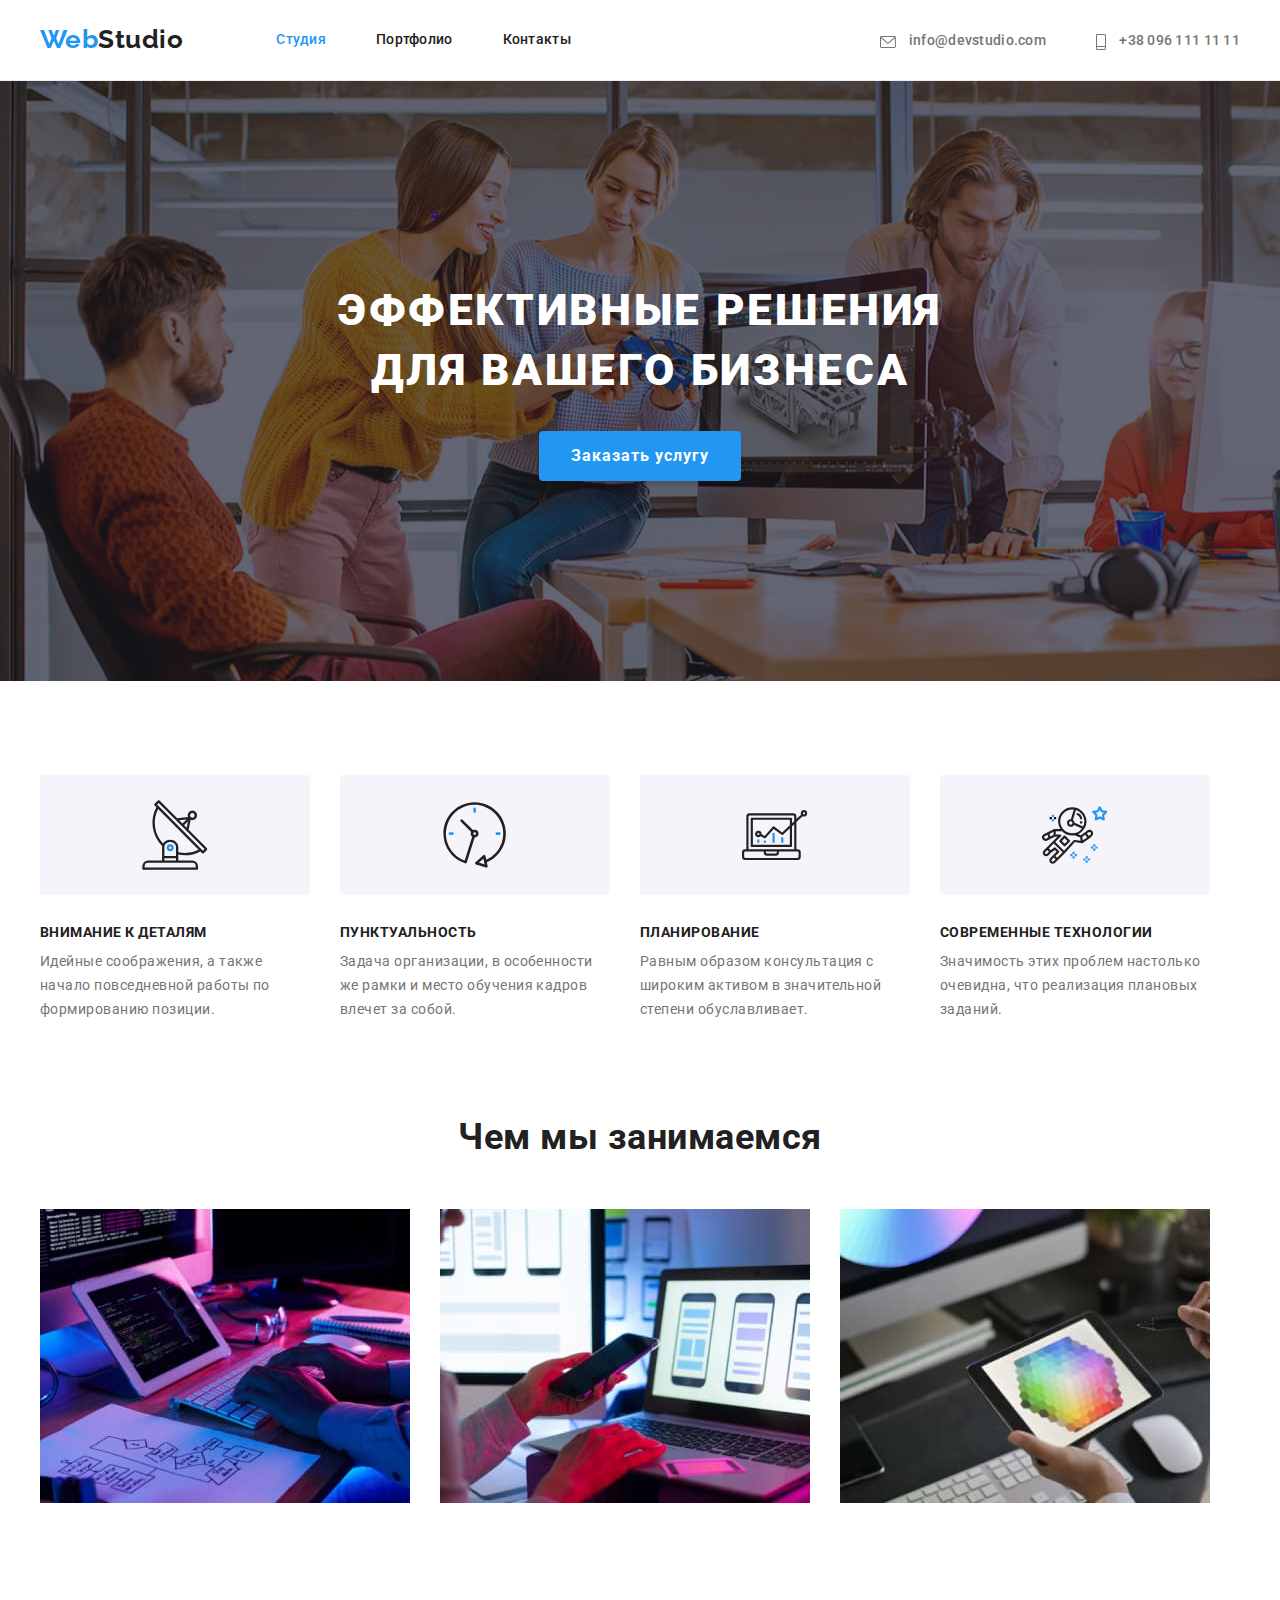
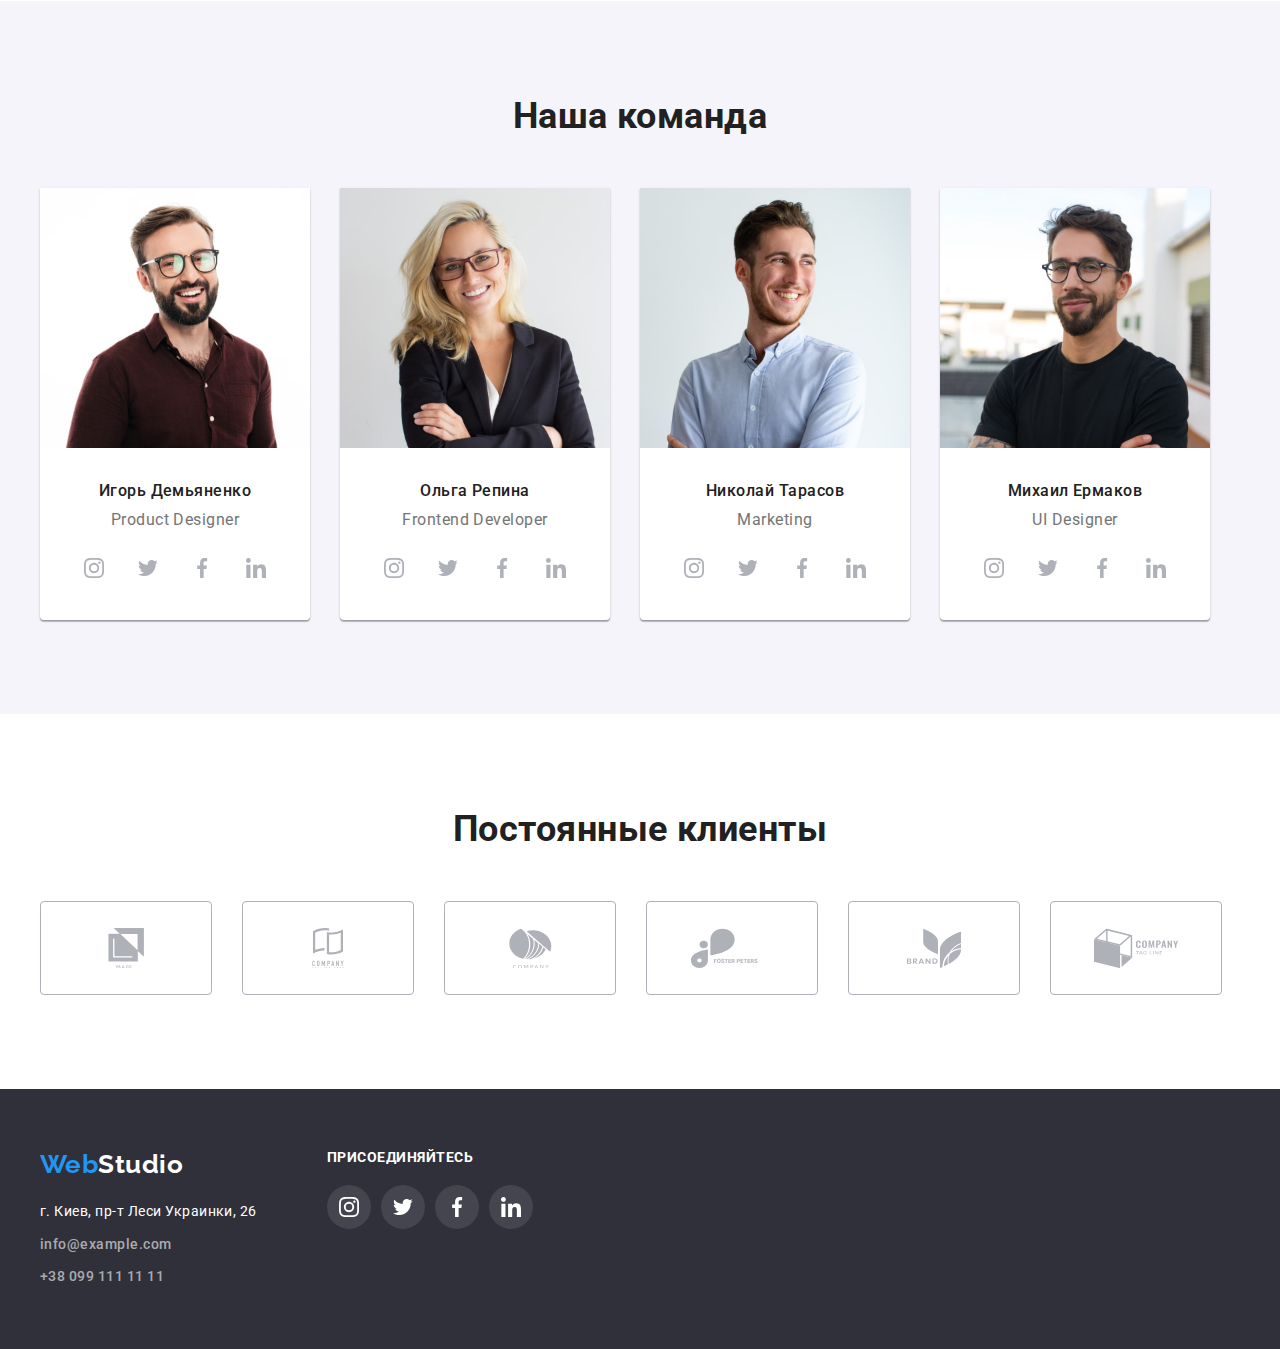
<file: index.html>
<!DOCTYPE html>
<html lang="ru">
  <head>
    <meta charset="UTF-8" />
    <meta http-equiv="X-UA-Compatible" content="IE=edge" />
    <meta name="viewport" content="width=device-width, initial-scale=1.0" />
    <title>WebStudio</title>
    <link
      href="https://fonts.googleapis.com/css2?family=Raleway:wght@700&family=Roboto:wght@400;500;700;900&display=swap"
      rel="stylesheet"
    />
    <link
      rel="stylesheet"
      href="https://cdnjs.cloudflare.com/ajax/libs/modern-normalize/1.1.0/modern-normalize.min.css"
      integrity="sha512-wpPYUAdjBVSE4KJnH1VR1HeZfpl1ub8YT/NKx4PuQ5NmX2tKuGu6U/JRp5y+Y8XG2tV+wKQpNHVUX03MfMFn9Q=="
      crossorigin="anonymous"
      referrerpolicy="no-referrer"
    />
    <link rel="stylesheet" href="./css/style.css" />
  </head>
  <body>
    <header>
      <div class="nav-container container">
        <a class="logo link" href=""
          ><span class="logo-text">Web</span>Studio</a
        >
        <nav>
          <ul class="nav-list">
            <li class="item">
              <a class="nav-item link current" href="">Студия</a>
            </li>
            <li class="item">
              <a class="nav-item link" href="./portfolio.html">Портфолио</a>
            </li>
            <li class="item"><a class="nav-item link" href="">Контакты</a></li>
          </ul>
        </nav>
        <ul class="site-nav">
          <li class="item">
            <a class="nav-contact link" href="mailto:info@devstudio.com">
              <svg class="icone-contact" width="16px" height="12px">
                <use href="./images/sprite.svg#icon-envelope"></use>
              </svg>
              info@devstudio.com</a
            >
          </li>
          <li class="item">
            <a class="nav-contact link" href="tel:+380961111111">
              <svg class="icone-contact" width="10px" height="16px">
                <use href="./images/sprite.svg#icon-telephone"></use>
              </svg>
              +38 096 111 11 11</a
            >
          </li>
        </ul>
      </div>
    </header>
    <main>
      <section class="section-hero">
        <div class="container">
          <h1 class="hero-title">Эффективные решения для вашего бизнеса</h1>
          <button class="button-text" type="button">Заказать услугу</button>
        </div>
      </section>
      <section class="section-about">
        <div class="container">
          <ul class="desc-list">
            <li class="desc-item icon-first">
              <div class="wrapper-img">
                <svg class="svg-icon">
                  <use href="./images/sprite.svg#icon-vector"></use>
                </svg>
              </div>
              <h3 class="desc-title">Внимание к деталям</h3>
              <p class="desc-p">
                Идейные соображения, а также начало повседневной работы по
                формированию позиции.
              </p>
            </li>
            <li class="desc-item icon-second">
              <div class="wrapper-img">
                <svg class="svg-icon">
                  <use href="./images/sprite.svg#icon-clock"></use>
                </svg>
              </div>
              <h3 class="desc-title">Пунктуальность</h3>
              <p class="desc-p">
                Задача организации, в особенности же рамки и место обучения
                кадров влечет за собой.
              </p>
            </li>
            <li class="desc-item">
              <div class="wrapper-img">
                <svg class="svg-icon">
                  <use href="./images/sprite.svg#icon-diagram"></use>
                </svg>
              </div>
              <h3 class="desc-title">Планирование</h3>
              <p class="desc-p">
                Равным образом консультация с широким активом в значительной
                степени обуславливает.
              </p>
            </li>
            <li class="desc-item">
              <div class="wrapper-img">
                <svg class="svg-icon">
                  <use href="./images/sprite.svg#icon-astronaut"></use>
                </svg>
              </div>
              <h3 class="desc-title">Современные технологии</h3>
              <p class="desc-p">
                Значимость этих проблем настолько очевидна, что реализация
                плановых заданий.
              </p>
            </li>
          </ul>
        </div>
      </section>
      <section class="section-desk">
        <div class="container">
          <h2 class="section-title centered">Чем мы занимаемся</h2>
          <ul class="about-list">
            <li class="about-item">
              <img
                src="./images/img1.jpg"
                alt="примеры занятости"
                width="370"
                height="294"
              />
            </li>
            <li class="about-item">
              <img
                src="./images/img2.jpg"
                alt="примеры занятости"
                width="370"
                height="294"
              />
            </li>
            <li class="about-item">
              <img
                src="./images/img3.jpg"
                alt="примеры занятости"
                width="370"
                height="294"
              />
            </li>
          </ul>
        </div>
      </section>
      <section class="section-team">
        <div class="container">
          <h2 class="section-title centered">Наша команда</h2>
          <ul class="team-list">
            <li class="team-item">
              <img
                class="img-photo"
                src="./images/photo1.jpg"
                alt="фото работников"
                width="270"
                height="260"
              />
              <h3 class="team-title">Игорь Демьяненко</h3>
              <p class="team-p">Product Designer</p>
              <ul class="sn-wrapper">
                <li class="sn-item">
                  <a class="sn-link sn-main" href="">
                    <svg class="social-network">
                      <use href="./images/sprite.svg#icon-instagram"></use>
                    </svg>
                  </a>
                </li>
                <li class="sn-item">
                  <a class="sn-link sn-main" href="">
                    <svg class="social-network">
                      <use href="./images/sprite.svg#icon-twiter"></use>
                    </svg>
                  </a>
                </li>
                <li class="sn-item">
                  <a class="sn-link sn-main" href="">
                    <svg class="social-network">
                      <use href="./images/sprite.svg#icon-facebook"></use>
                    </svg>
                  </a>
                </li>
                <li class="sn-item">
                  <a class="sn-link sn-main" href="">
                    <svg class="social-network">
                      <use href="./images/sprite.svg#icon-linkedin"></use>
                    </svg>
                  </a>
                </li>
              </ul>
            </li>
            <li class="team-item">
              <img
                class="img-photo"
                src="./images/photo2.jpg"
                alt="фото работников"
                width="270"
                height="260"
              />
              <h3 class="team-title">Ольга Репина</h3>
              <p class="team-p">Frontend Developer</p>
              <ul class="sn-wrapper">
                <li class="sn-item">
                  <a class="sn-link sn-main" href="">
                    <svg class="social-network">
                      <use href="./images/sprite.svg#icon-instagram"></use>
                    </svg>
                  </a>
                </li>
                <li class="sn-item">
                  <a class="sn-link sn-main" href="">
                    <svg class="social-network">
                      <use href="./images/sprite.svg#icon-twiter"></use>
                    </svg>
                  </a>
                </li>
                <li class="sn-item">
                  <a class="sn-link sn-main" href="">
                    <svg class="social-network">
                      <use href="./images/sprite.svg#icon-facebook"></use>
                    </svg>
                  </a>
                </li>
                <li class="sn-item">
                  <a class="sn-link sn-main" href="">
                    <svg class="social-network">
                      <use href="./images/sprite.svg#icon-linkedin"></use>
                    </svg>
                  </a>
                </li>
              </ul>
            </li>
            <li class="team-item">
              <img
                class="img-photo"
                src="./images/photo3.jpg"
                alt="фото работников"
                width="270"
                height="260"
              />
              <h3 class="team-title">Николай Тарасов</h3>
              <p class="team-p">Marketing</p>
              <ul class="sn-wrapper">
                <li class="sn-item">
                  <a class="sn-link sn-main" href="">
                    <svg class="social-network">
                      <use href="./images/sprite.svg#icon-instagram"></use>
                    </svg>
                  </a>
                </li>
                <li class="sn-item">
                  <a class="sn-link sn-main" href="">
                    <svg class="social-network">
                      <use href="./images/sprite.svg#icon-twiter"></use>
                    </svg>
                  </a>
                </li>
                <li class="sn-item">
                  <a class="sn-link sn-main" href="">
                    <svg class="social-network">
                      <use href="./images/sprite.svg#icon-facebook"></use>
                    </svg>
                  </a>
                </li>
                <li class="sn-item">
                  <a class="sn-link sn-main" href="">
                    <svg class="social-network">
                      <use href="./images/sprite.svg#icon-linkedin"></use>
                    </svg>
                  </a>
                </li>
              </ul>
            </li>
            <li class="team-item">
              <img
                class="img-photo"
                src="./images/photo4.jpg"
                alt="фото работников"
                width="270"
                height="260"
              />
              <h3 class="team-title">Михаил Ермаков</h3>
              <p class="team-p">UI Designer</p>
              <ul class="sn-wrapper">
                <li class="sn-item">
                  <a class="sn-link sn-main" href="">
                    <svg class="social-network">
                      <use href="./images/sprite.svg#icon-instagram"></use>
                    </svg>
                  </a>
                </li>
                <li class="sn-item">
                  <a class="sn-link sn-main" href="">
                    <svg class="social-network">
                      <use href="./images/sprite.svg#icon-twiter"></use>
                    </svg>
                  </a>
                </li>
                <li class="sn-item">
                  <a class="sn-link sn-main" href="">
                    <svg class="social-network">
                      <use href="./images/sprite.svg#icon-facebook"></use>
                    </svg>
                  </a>
                </li>
                <li class="sn-item">
                  <a class="sn-link sn-main" href="">
                    <svg class="social-network">
                      <use href="./images/sprite.svg#icon-linkedin"></use>
                    </svg>
                  </a>
                </li>
              </ul>
            </li>
          </ul>
        </div>
      </section>
      <section class="section-client">
        <div class="container">
          <h2 class="section-title centered">Постоянные клиенты</h2>
          <ul class="client-list">
            <li class="client-item">
              <a class="client-link" href="">
                <svg class="icon-client" width="41" height="46.7">
                  <use href="./images/sprite.svg#icon-client1"></use>
                </svg>
              </a>
            </li>
            <li class="client-item">
              <a class="client-link" href="">
                <svg class="icon-client" width="40" height="52">
                  <use href="./images/sprite.svg#icon-client2"></use>
                </svg>
              </a>
            </li>
            <li class="client-item">
              <a class="client-link" href="">
                <svg class="icon-client" width="43.46" height="41.18">
                  <use href="./images/sprite.svg#icon-client3"></use>
                </svg>
              </a>
            </li>
            <li class="client-item">
              <a class="client-link" href="">
                <svg class="icon-client" width="84.44" height="40.62">
                  <use href="./images/sprite.svg#icon-client4"></use>
                </svg>
              </a>
            </li>
            <li class="client-item">
              <a class="client-link" href="">
                <svg class="icon-client" width="62.54px" height="45.43">
                  <use href="./images/sprite.svg#icon-client5"></use>
                </svg>
              </a>
            </li>
            <li class="client-item">
              <a class="client-link" href="">
                <svg class="icon-client" width="93.79" height="43.92">
                  <use href="./images/sprite.svg#icon-client6"></use>
                </svg>
              </a>
            </li>
          </ul>
        </div>
      </section>
    </main>
    <footer class="footer">
      <div class="container footer-about">
        <div class="footer-inf">
          <a class="logo-footer link" href=""
            ><span class="text-footer">Web</span>Studio</a
          >
          <address class="footer-adress">
            г. Киев, пр-т Леси Украинки, 26
          </address>
          <ul class="footer-list">
            <li class="footer-item">
              <a class="footer-contact link" href="mailto:info@example.com"
                >info@example.com</a
              >
            </li>
            <li>
              <a class="footer-contact link" href="tel:+380991111111"
                >+38 099 111 11 11</a
              >
            </li>
          </ul>
        </div>
        <div class="footer-sn">
          <h3 class="join">присоединяйтесь</h3>
          <ul class="sn-list">
            <li class="sn-item">
              <a class="sn-link sn-footer" href="">
                <svg class="social-networks">
                  <use href="./images/sprite.svg#icon-instagram"></use>
                </svg>
              </a>
            </li>
            <li class="sn-item">
              <a class="sn-link sn-footer" href="">
                <svg class="social-networks">
                  <use href="./images/sprite.svg#icon-twiter"></use>
                </svg>
              </a>
            </li>
            <li class="sn-item">
              <a class="sn-link sn-footer" href="">
                <svg class="social-networks">
                  <use href="./images/sprite.svg#icon-facebook"></use>
                </svg>
              </a>
            </li>
            <li class="sn-item">
              <a class="sn-link sn-footer" href="">
                <svg class="social-networks">
                  <use href="./images/sprite.svg#icon-linkedin"></use>
                </svg>
              </a>
            </li>
          </ul>
        </div>
      </div>
    </footer>
  </body>
</html>
</file>
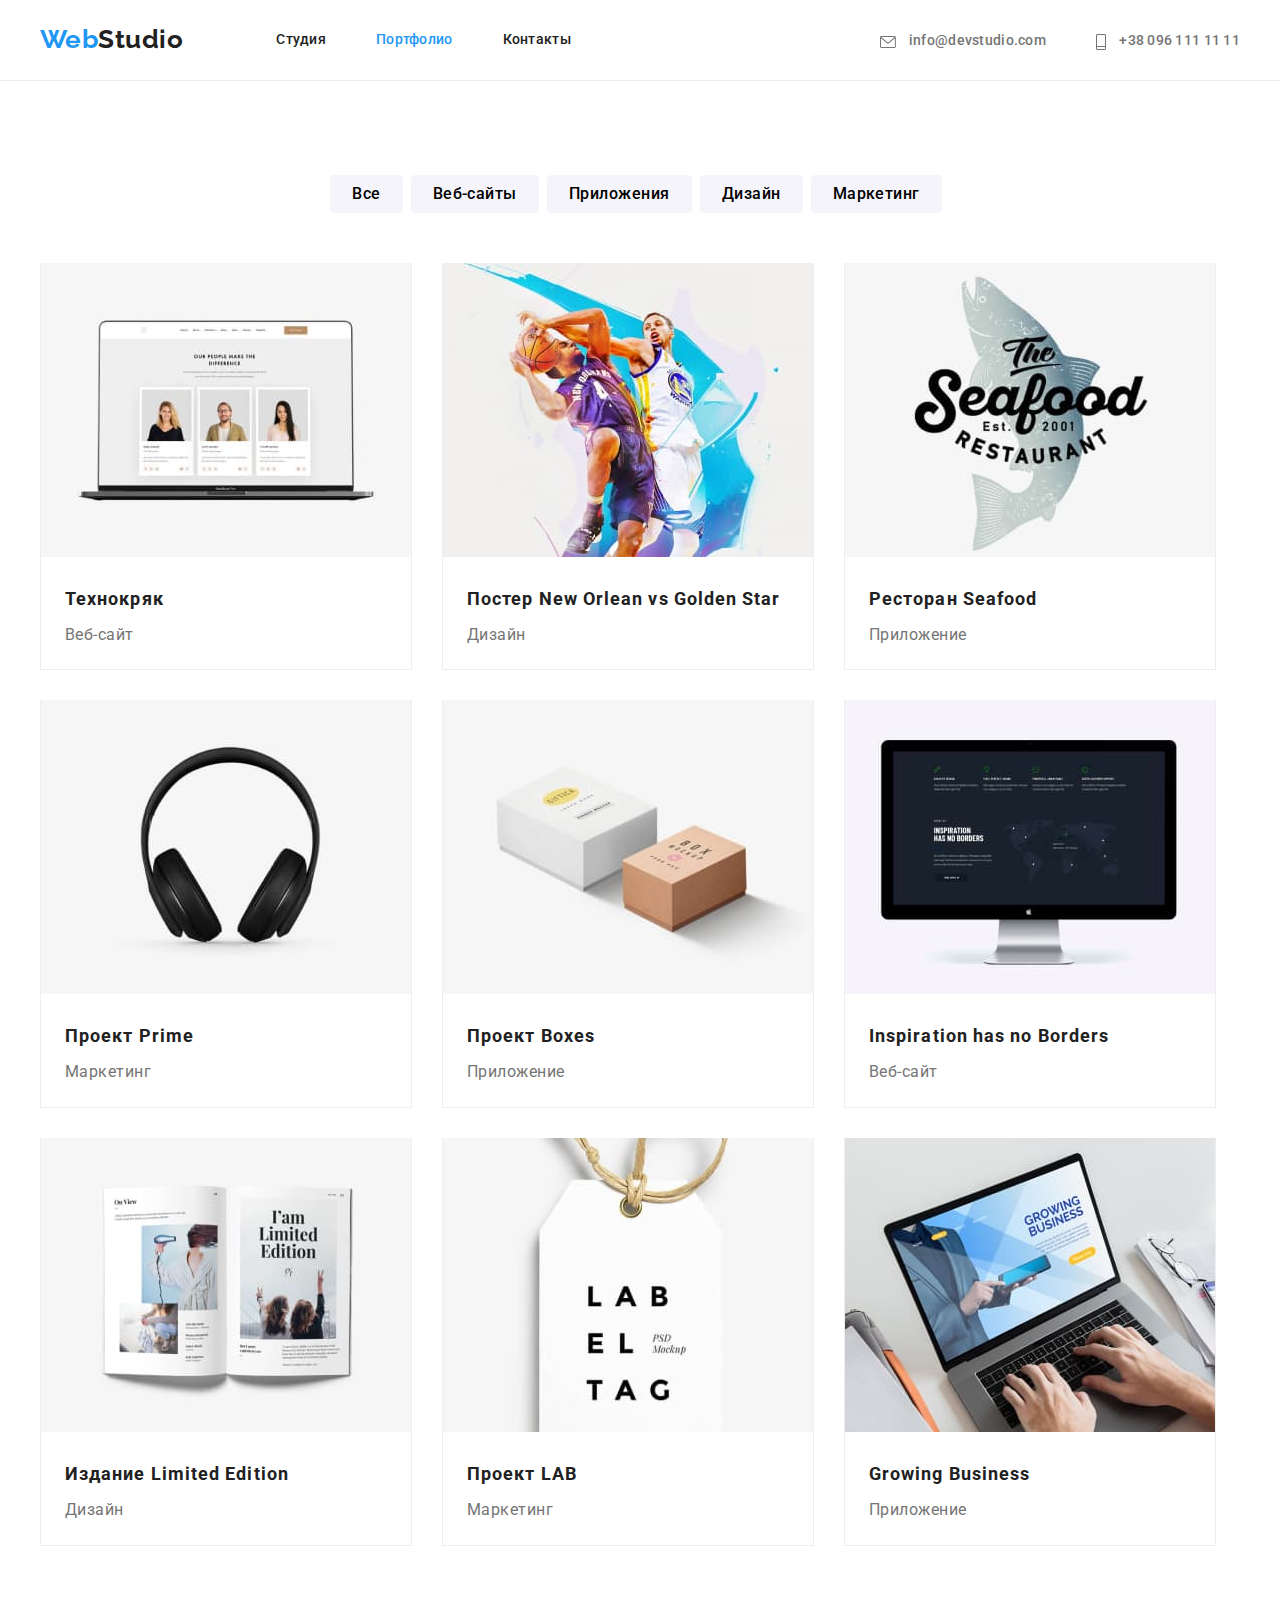
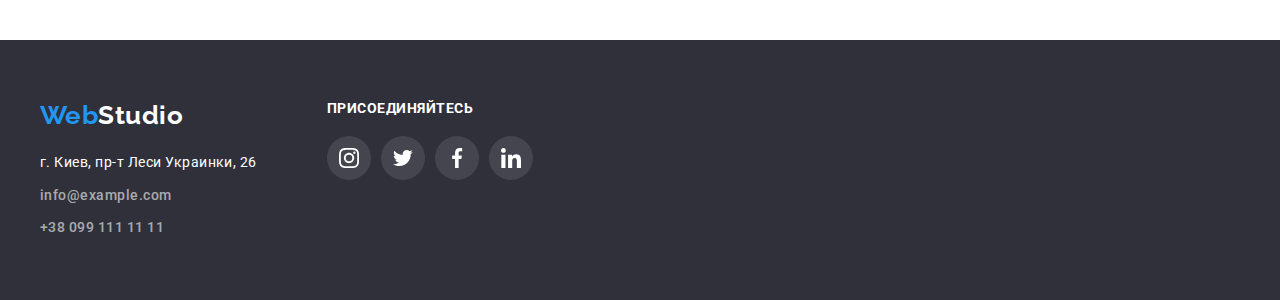
<file: portfolio.html>
<!DOCTYPE html>
<html lang="ru">
  <head>
    <meta charset="UTF-8" />
    <meta http-equiv="X-UA-Compatible" content="IE=edge" />
    <meta name="viewport" content="width=device-width, initial-scale=1.0" />
    <title>Portfolio</title>
    <link
      href="https://fonts.googleapis.com/css2?family=Raleway:wght@700&family=Roboto:wght@400;500;700;900&display=swap"
      rel="stylesheet"
    />
    <link
      rel="stylesheet"
      href="https://cdnjs.cloudflare.com/ajax/libs/modern-normalize/1.1.0/modern-normalize.min.css"
      integrity="sha512-wpPYUAdjBVSE4KJnH1VR1HeZfpl1ub8YT/NKx4PuQ5NmX2tKuGu6U/JRp5y+Y8XG2tV+wKQpNHVUX03MfMFn9Q=="
      crossorigin="anonymous"
      referrerpolicy="no-referrer"
    />
    <link rel="stylesheet" href="./css/style.css" />
  </head>
  <body>
    <header>
      <div class="nav-container container">
        <a class="logo link" href=""
          ><span class="logo-text">Web</span>Studio</a
        >
        <nav>
          <ul class="nav-list">
            <li class="item">
              <a class="nav-item link" href="./index.html">Студия</a>
            </li>
            <li class="item">
              <a class="nav-item link current" href="">Портфолио</a>
            </li>
            <li class="item">
              <a class="nav-item link" href="">Контакты</a>
            </li>
          </ul>
        </nav>
        <ul class="site-nav">
          <li class="item">
            <a class="nav-contact link" href="mailto:info@devstudio.com">
              <svg class="icone-contact" width="16px" height="12px">
                <use href="./images/sprite.svg#icon-envelope"></use>
              </svg>
              info@devstudio.com</a
            >
          </li>
          <li class="item">
            <a class="nav-contact link" href="tel:+380961111111">
              <svg class="icone-contact" width="10px" height="16px">
                <use href="./images/sprite.svg#icon-telephone"></use>
              </svg>
              +38 096 111 11 11</a
            >
          </li>
        </ul>
      </div>
    </header>
    <div class="wrapper">
      <main>
        <section>
          <div class="container">
            <h1 class="visually-hidden">Portfolio</h1>
            <ul class="filter">
              <li><button class="filter-list" type="button">Все</button></li>
              <li>
                <button class="filter-list" type="button">Веб-сайты</button>
              </li>
              <li>
                <button class="filter-list" type="button">Приложения</button>
              </li>
              <li><button class="filter-list" type="button">Дизайн</button></li>
              <li>
                <button class="filter-list" type="button">Маркетинг</button>
              </li>
            </ul>
            <ul class="port-list">
              <li class="port-item">
                <a href=""
                  ><img
                    class="img-port"
                    src="./images/portfolio1.jpg"
                    alt="ноутбук"
                    width="370"
                    height="294"
                /></a>
                <div class="port-card">
                  <h2 class="port-title">Технокряк</h2>
                  <p class="port-desk">Веб-сайт</p>
                </div>
              </li>
              <li class="port-item">
                <a href=""
                  ><img
                    class="img-port"
                    src="./images/portfolio2.jpg"
                    alt="хлопці грають в баскетбол"
                    width="370"
                    height="294"
                /></a>
                <div class="port-card">
                  <h2 class="port-title">Постер New Orlean vs Golden Star</h2>
                  <p class="port-desk">Дизайн</p>
                </div>
              </li>
              <li class="port-item">
                <a href=""
                  ><img
                    class="img-port"
                    src="./images/portfolio3.jpg"
                    alt="логотип ресторану"
                    width="370"
                    height="294"
                /></a>
                <div class="port-card">
                  <h2 class="port-title">Ресторан Seafood</h2>
                  <p class="port-desk">Приложение</p>
                </div>
              </li>
              <li class="port-item">
                <a href=""
                  ><img
                    class="img-port"
                    src="./images/portfolio4.jpg"
                    alt="навушники"
                    width="370"
                    height="294"
                /></a>
                <div class="port-card">
                  <h2 class="port-title">Проект Prime</h2>
                  <p class="port-desk">Маркетинг</p>
                </div>
              </li>
              <li class="port-item">
                <a href=""
                  ><img
                    class="img-port"
                    src="./images/portfolio5.jpg"
                    alt="коробки"
                    width="370"
                    height="294"
                /></a>
                <div class="port-card">
                  <h2 class="port-title">Проект Boxes</h2>
                  <p class="port-desk">Приложение</p>
                </div>
              </li>
              <li class="port-item">
                <a href=""
                  ><img
                    class="img-port"
                    src="./images/portfolio6.jpg"
                    alt="ноутбук"
                    width="370"
                    height="294"
                /></a>
                <div class="port-card">
                  <h2 class="port-title">Inspiration has no Borders</h2>
                  <p class="port-desk">Веб-сайт</p>
                </div>
              </li>
              <li class="port-item">
                <a href=""
                  ><img
                    class="img-port"
                    src="./images/portfolio7.jpg"
                    alt="книжка"
                    width="370"
                    height="294"
                /></a>
                <div class="port-card">
                  <h2 class="port-title">Издание Limited Edition</h2>
                  <p class="port-desk">Дизайн</p>
                </div>
              </li>
              <li class="port-item">
                <a href=""
                  ><img
                    class="img-port"
                    src="./images/portfolio8.jpg"
                    alt="бірка"
                    width="370"
                    height="294"
                /></a>
                <div class="port-card">
                  <h2 class="port-title">Проект LAB</h2>
                  <p class="port-desk">Маркетинг</p>
                </div>
              </li>
              <li class="port-item">
                <a href=""
                  ><img
                    class="img-port"
                    src="./images/portfolio9.jpg"
                    alt="робота за ноутбуком"
                    width="370"
                    height="294"
                /></a>
                <div class="port-card">
                  <h2 class="port-title">Growing Business</h2>
                  <p class="port-desk">Приложение</p>
                </div>
              </li>
            </ul>
          </div>
        </section>
      </main>
    </div>
    <footer class="footer">
      <div class="container footer-about">
        <div class="footer-inf">
          <a class="logo-footer link" href=""
            ><span class="text-footer">Web</span>Studio</a
          >
          <address class="footer-adress">
            г. Киев, пр-т Леси Украинки, 26
          </address>
          <ul class="footer-list">
            <li class="footer-item">
              <a class="footer-contact link" href="mailto:info@example.com"
                >info@example.com</a
              >
            </li>
            <li>
              <a class="footer-contact link" href="tel:+380991111111"
                >+38 099 111 11 11</a
              >
            </li>
          </ul>
        </div>
        <div class="footer-sn">
          <h3 class="join">присоединяйтесь</h3>
          <ul class="sn-list">
            <li class="sn-item">
              <a class="sn-link sn-footer" href="">
                <svg class="social-networks">
                  <use href="./images/sprite.svg#icon-instagram"></use>
                </svg>
              </a>
            </li>
            <li class="sn-item">
              <a class="sn-link sn-footer" href="">
                <svg class="social-networks">
                  <use href="./images/sprite.svg#icon-twiter"></use>
                </svg>
              </a>
            </li>
            <li class="sn-item">
              <a class="sn-link sn-footer" href="">
                <svg class="social-networks">
                  <use href="./images/sprite.svg#icon-facebook"></use>
                </svg>
              </a>
            </li>
            <li class="sn-item">
              <a class="sn-link sn-footer" href="">
                <svg class="social-networks">
                  <use href="./images/sprite.svg#icon-linkedin"></use>
                </svg>
              </a>
            </li>
          </ul>
        </div>
      </div>
    </footer>
  </body>
</html>
</file>
<file: css/style.css>
/* основний колір тексту #212121 */
/* вторичний колір тексту #757575 */
/* акцент #2196F3 */
/* сірий для тексту силок #757575 */
/* силки в футері сірий rgba(255, 255, 255, 0.6) */
/* білий #FFFFFF */
html {
  box-sizing: border-box;
}

:root {
  --main-text-color: #212121;
  --secondary-text-color: #757575;
  --accent-color: #2196f3;
  --text-color: #ffffff;
  --portfolio-button: #f5f4fa;
  --bgc-color: #2f303a;
  --bgc-section: #f5f4fa;
  --footer-contact: rgba(255, 255, 255, 0.6);
}
body {
  margin: 0;
  font-family: Roboto, sans-serif;
  background-color: var(--text-color);
  color: var(--main-text-color);
  letter-spacing: 0.03em;
}
/* index.html */
/* header */
header {
  border-bottom: 1px solid #ececec;
}
.logo {
  font-family: "Raleway", sans-serif;
  font-weight: 700;
  font-size: 26px;
  line-height: 1.2;
  color: var(--main-text-color);
}
.logo-text {
  color: var(--accent-color);
}
ul {
  list-style: none;
  padding: 0;
  margin: 0;
}
p {
  margin: 0;
  padding: 0;
}
h1,
h2,
h3,
h4 {
  margin: 0;
  padding: 0;
}
.link {
  text-decoration: none;
}
.container {
  margin: 0 auto;
  width: 1200px;
  padding-left: 15px;
  padding-right: 15px;
  margin-left: auto;
  margin-right: auto;
}
.nav-item {
  display: block;
  font-weight: 500;
  font-size: 14px;
  line-height: 1.14;
  color: var(--main-text-color);
  letter-spacing: 0.02em;
  padding-bottom: 32px;
  padding-top: 32px;
}
.nav-item:hover,
.nav-item:focus {
  color: var(--accent-color);
}
.nav-container {
  display: flex;
  align-items: center;
}
.nav-list {
  display: flex;
  margin-left: 93px;
  align-items: center;
}
.nav-list .item {
  margin-right: 50px;
}
.nav-list .item:last-child {
  margin-right: 0;
}
.nav-list .nav-item.current {
  color: var(--accent-color);
}
.nav-contact {
  font-weight: 500;
  font-size: 14px;
  line-height: 1.14;
  color: var(--secondary-text-color);
  letter-spacing: 0.02em;
}
.icone-contact {
  fill: currentColor;
  margin-right: 10px;
  vertical-align: middle;
}
.site-nav {
  display: flex;
  margin-left: auto;
}
.site-nav .item + .item {
  margin-left: 50px;
}
.site-nav .nav-contact:hover,
.site-nav .nav-contact:focus {
  color: var(--accent-color);
}
/* main */

.centered {
  text-align: center;
}
.hero-title {
  width: 696px;
  margin-top: 0;
  margin-left: auto;
  margin-right: auto;
  margin-bottom: 30px;
  font-weight: 900;
  font-size: 44px;
  line-height: 1.36;
  color: var(--text-color);
  letter-spacing: 0.06em;
  text-transform: uppercase;
}

.section-hero {
  text-align: center;
  padding-top: 200px;
  padding-bottom: 200px;
  background-repeat: no-repeat;
  background-size: cover;
  background-image: linear-gradient(
      to right,
      rgba(47, 48, 58, 0.4),
      rgba(47, 48, 58, 0.4)
    ),
    url(../images/hero.jpg);
}
.button-text {
  font-family: inherit;
  color: var(--text-color);
  background-color: var(--accent-color);
  font-size: 16px;
  line-height: 1.87;
  letter-spacing: 0.06em;
  cursor: pointer;
  border: none;
  font-weight: 700;
  padding: 10px 32px;
  min-width: 200px;
  box-shadow: 0px 4px 4px rgba(0, 0, 0, 0.15);
  border-radius: 4px;
}
.button-text:hover,
.button-text:focus {
  color: var(--text-color);
}

.section-team {
  background-color: var(--bgc-section);
  padding-top: 94px;
  padding-bottom: 94px;
}
.team-list {
  display: flex;
}
.team-item {
  margin-right: 30px;
  background-color: #fff;
  padding-bottom: 30px;
  box-shadow: 0px 1px 3px rgba(0, 0, 0, 0.12), 0px 1px 1px rgba(0, 0, 0, 0.14),
    0px 2px 1px rgba(0, 0, 0, 0.2);
  border-radius: 0px 0px 4px 4px;
}
.sn-wrapper {
  display: flex;
  justify-content: center;
}
.img-photo {
  margin-bottom: 30px;
}
.section-about {
  padding-top: 94px;
  padding-bottom: 94px;
}
.about-list {
  display: flex;
}
.about-item {
  margin-right: 30px;
}
.section-desk {
  padding-bottom: 94px;
}
.section-title {
  font-weight: 700;
  font-size: 36px;
  line-height: 1.2;
  margin-bottom: 50px;
}
.desc-title {
  font-weight: 700;
  font-size: 14px;
  line-height: 1.14;
  text-transform: uppercase;
  margin-top: 0;
  margin-bottom: 10px;
}
.svg-icon {
  width: 65.32px;
  height: 70px;
}
.desc-list {
  display: flex;
}
.desk-item {
  width: 270px;
}
.wrapper-img {
  display: flex;
  align-items: center;
  justify-content: center;
  width: 270px;
  height: 120px;
  margin-bottom: 30px;
  background-color: #f5f4fa;
  border-radius: 4px;
}
.desc-p {
  width: 270px;
  font-size: 14px;
  line-height: 1.7;
  color: var(--secondary-text-color);
  margin-top: 0;
  margin-right: 30px;
}
.team-title {
  font-weight: 500;
  font-size: 16px;
  line-height: 1.18;
  margin-bottom: 10px;
  text-align: center;
}
.team-p {
  font-size: 16px;
  line-height: 1.18;
  color: var(--secondary-text-color);
  text-align: center;
  margin-bottom: 16px;
}
.sn-item {
  margin-right: 10px;
}
.sn-item:last-child {
  margin-right: 0;
}
.sn-list {
  display: flex;
}
.sn-link {
  display: flex;
  width: 44px;
  height: 44px;
  border-radius: 50%;
  justify-content: center;
  align-items: center;
}
.sn-main {
  fill: #afb1b8;
}
.sn-footer {
  background-color: rgba(255, 255, 255, 0.1);
  fill: var(--text-color);
}
.sn-main:hover,
.sn-main:focus {
  fill: var(--text-color);
}
.sn-link:hover,
.sn-link:focus {
  background-color: var(--accent-color);
}

.join {
  font-size: 14px;
  margin-bottom: 20px;
  text-transform: uppercase;
  color: var(--text-color);
}
.footer-about {
  display: flex;
}
.footer-sn {
  margin-left: 70px;
}
.social-network {
  width: 20px;
  height: 20px;
  text-align: center;
}
.social-networks {
  width: 20px;
  height: 20px;
  text-align: center;
}
.section-client {
  padding-top: 94px;
  padding-bottom: 94px;
}
.icon-client {
  width: 84.44px;
  height: 40.62px;
  justify-content: center;
  text-align: center;
  align-items: center;
}
.client-link {
  fill: #afb1b8;
  height: 92px;
  width: 170px;
  border-radius: 4px;
  background-position: center;
  border: 1px solid #afb1b8;
  display: flex;
  justify-content: center;
  align-items: center;
}
.client-link:hover,
.client-link:focus {
  fill: var(--accent-color);
}

.client-item {
  margin-right: 30px;
}
.client-item:last-child {
  margin-right: 0;
}
.client-list {
  margin-right: 30px;
}
.client-list {
  display: flex;
}
.first-logo {
  height: 46.7px;
  width: 41px;
  fill: #afb1b8;
}
/* footer */
.logo-footer {
  font-family: "Raleway", sans-serif;
  font-weight: 700;
  font-size: 26px;
  line-height: 1.2;
  color: var(--text-color);
}
.text-footer {
  color: var(--accent-color);
}
footer {
  background-color: var(--bgc-color);
}
.footer-contact {
  font-size: 14px;
  line-height: 1.7;
  color: var(--footer-contact);
  font-weight: 500;
}
.footer-item {
  margin-bottom: 8px;
}
.footer-contact:hover,
.footer-contact:focus {
  color: var(--accent-color);
}
.footer-adress {
  font-size: 14px;
  line-height: 1.7;
  font-style: normal;
  color: var(--text-color);
  margin-top: 20px;
  margin-bottom: 9px;
}
.footer {
  padding-top: 60px;
  padding-bottom: 60px;
}
/* portfolio.html */
.wrapper {
  padding-top: 94px;
  padding-bottom: 94px;
}
button {
  font-family: inherit;
}
.filter {
  display: flex;
  justify-content: center;
}
.filter-list {
  font-family: inherit;
  background-color: var(--portfolio-button);
  font-weight: 500;
  font-size: 16px;
  line-height: 1.6;
  border: none;
  cursor: pointer;
  letter-spacing: 0.03em;
  margin-right: 8px;
  margin-bottom: 50px;
  border-radius: 4px;
  padding: 6px 22px;
}
.filter .filter-list:hover,
.filter .filter-list:focus {
  background-color: var(--accent-color);
  color: var(--text-color);
  box-shadow: 0px 3px 1px rgba(0, 0, 0, 0.1), 0px 1px 2px rgba(0, 0, 0, 0.08),
    0px 2px 2px rgba(0, 0, 0, 0.12);
}
.visually-hidden {
  position: absolute;
  white-space: nowrap;
  width: 1px;
  height: 1px;
  overflow: hidden;
  border: 0;
  padding: 0;
  clip: rect(0 0 0 0);
  clip-path: inset(50%);
  margin: -1px;
}
.port-title {
  font-weight: 700;
  font-size: 18px;
  line-height: 2;
  letter-spacing: 0.06em;
  margin-bottom: 4px;
}
.port-card {
  padding: 20px 24px;
}
.port-desk {
  font-size: 16px;
  line-height: 1.8;
  color: var(--secondary-text-color);
}
.port-list {
  display: flex;
  flex-wrap: wrap;
}
.port-item {
  width: 370px;
  margin-right: 30px;
  /* width: calc((100%-60px) / 3); */
  margin-bottom: 30px;
  border-left: 1px solid #eeeeee;
  border-right: 1px solid #eeeeee;
  border-bottom: 1px solid #eeeeee;
}
.port-item:hover,
.port-item:focus {
  box-shadow: 0px 1px 1px rgba(0, 0, 0, 0.12), 0px 4px 4px rgba(0, 0, 0, 0.06),
    1px 4px 6px rgba(0, 0, 0, 0.16);
}
.port-item:nth-child(3n) {
  margin-right: 0;
}
.port-item:nth-last-child(-n + 3) {
  margin-bottom: 0;
}
</file>
